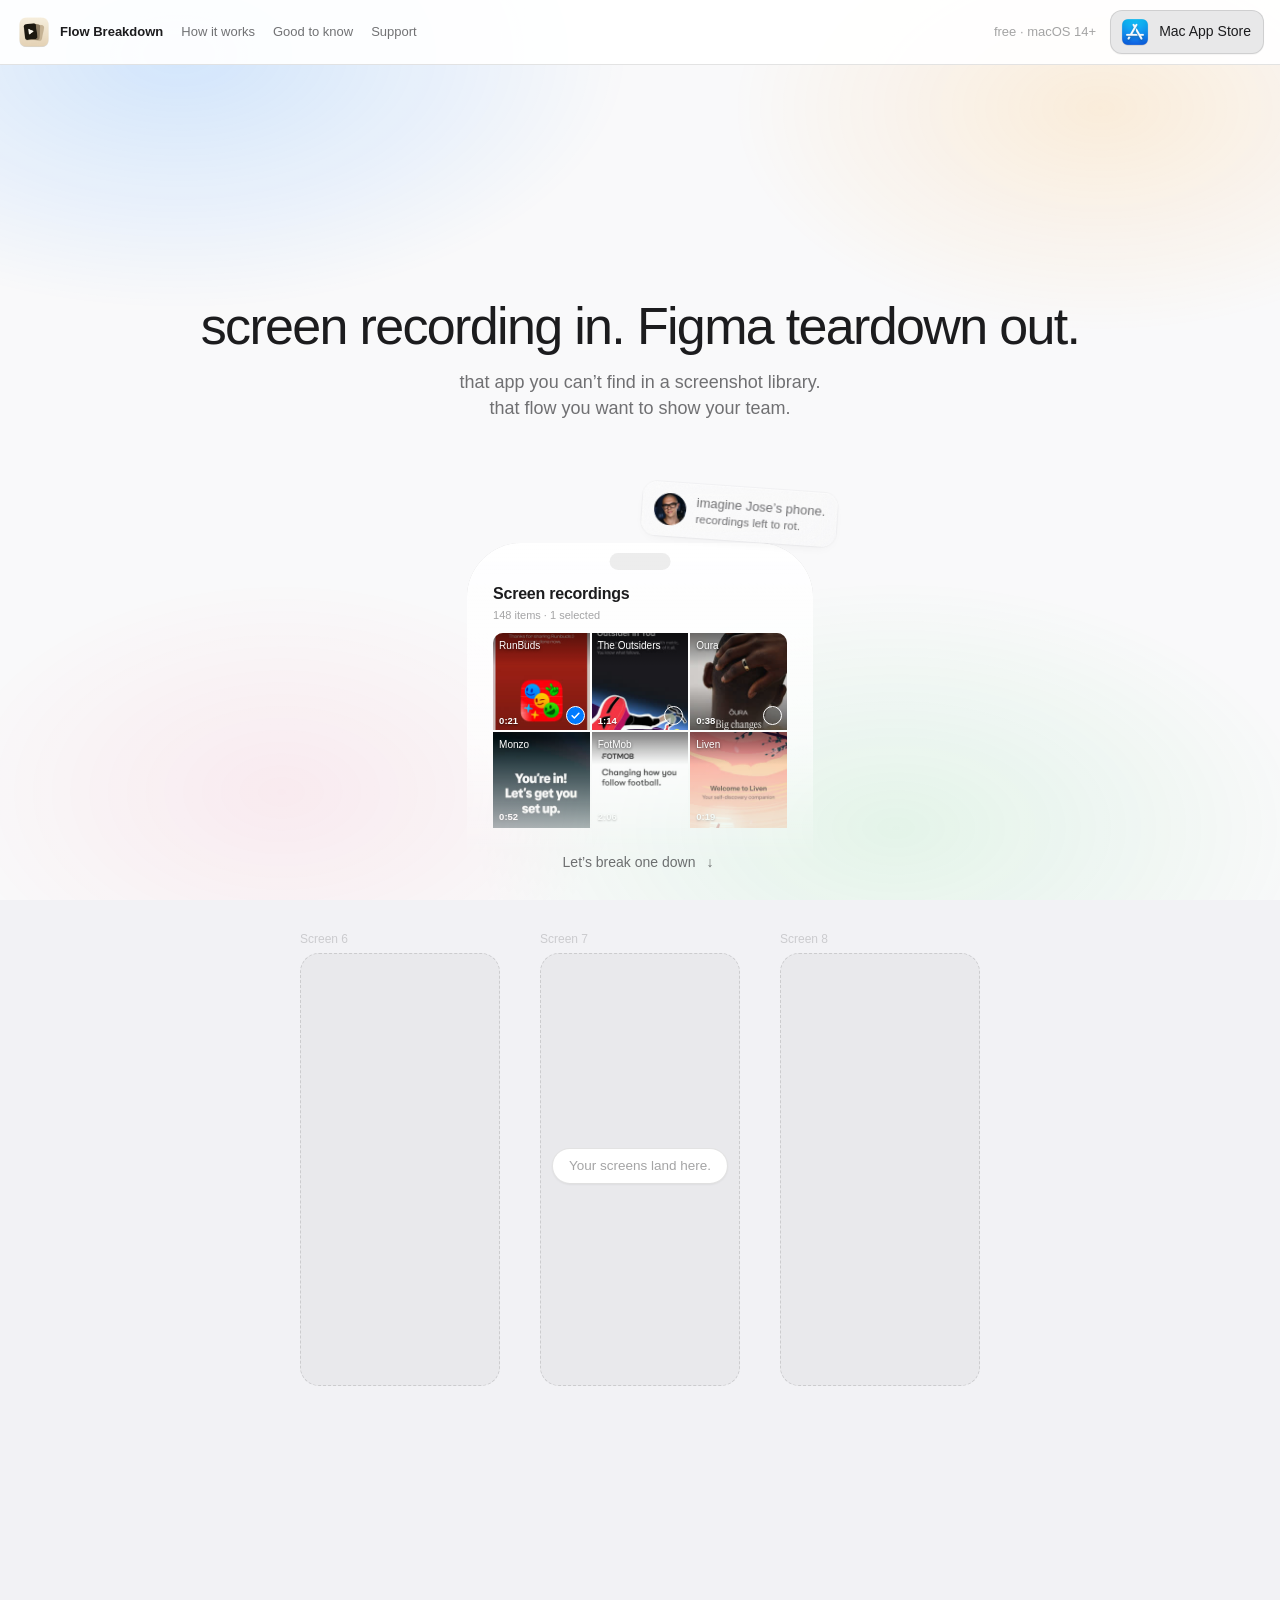
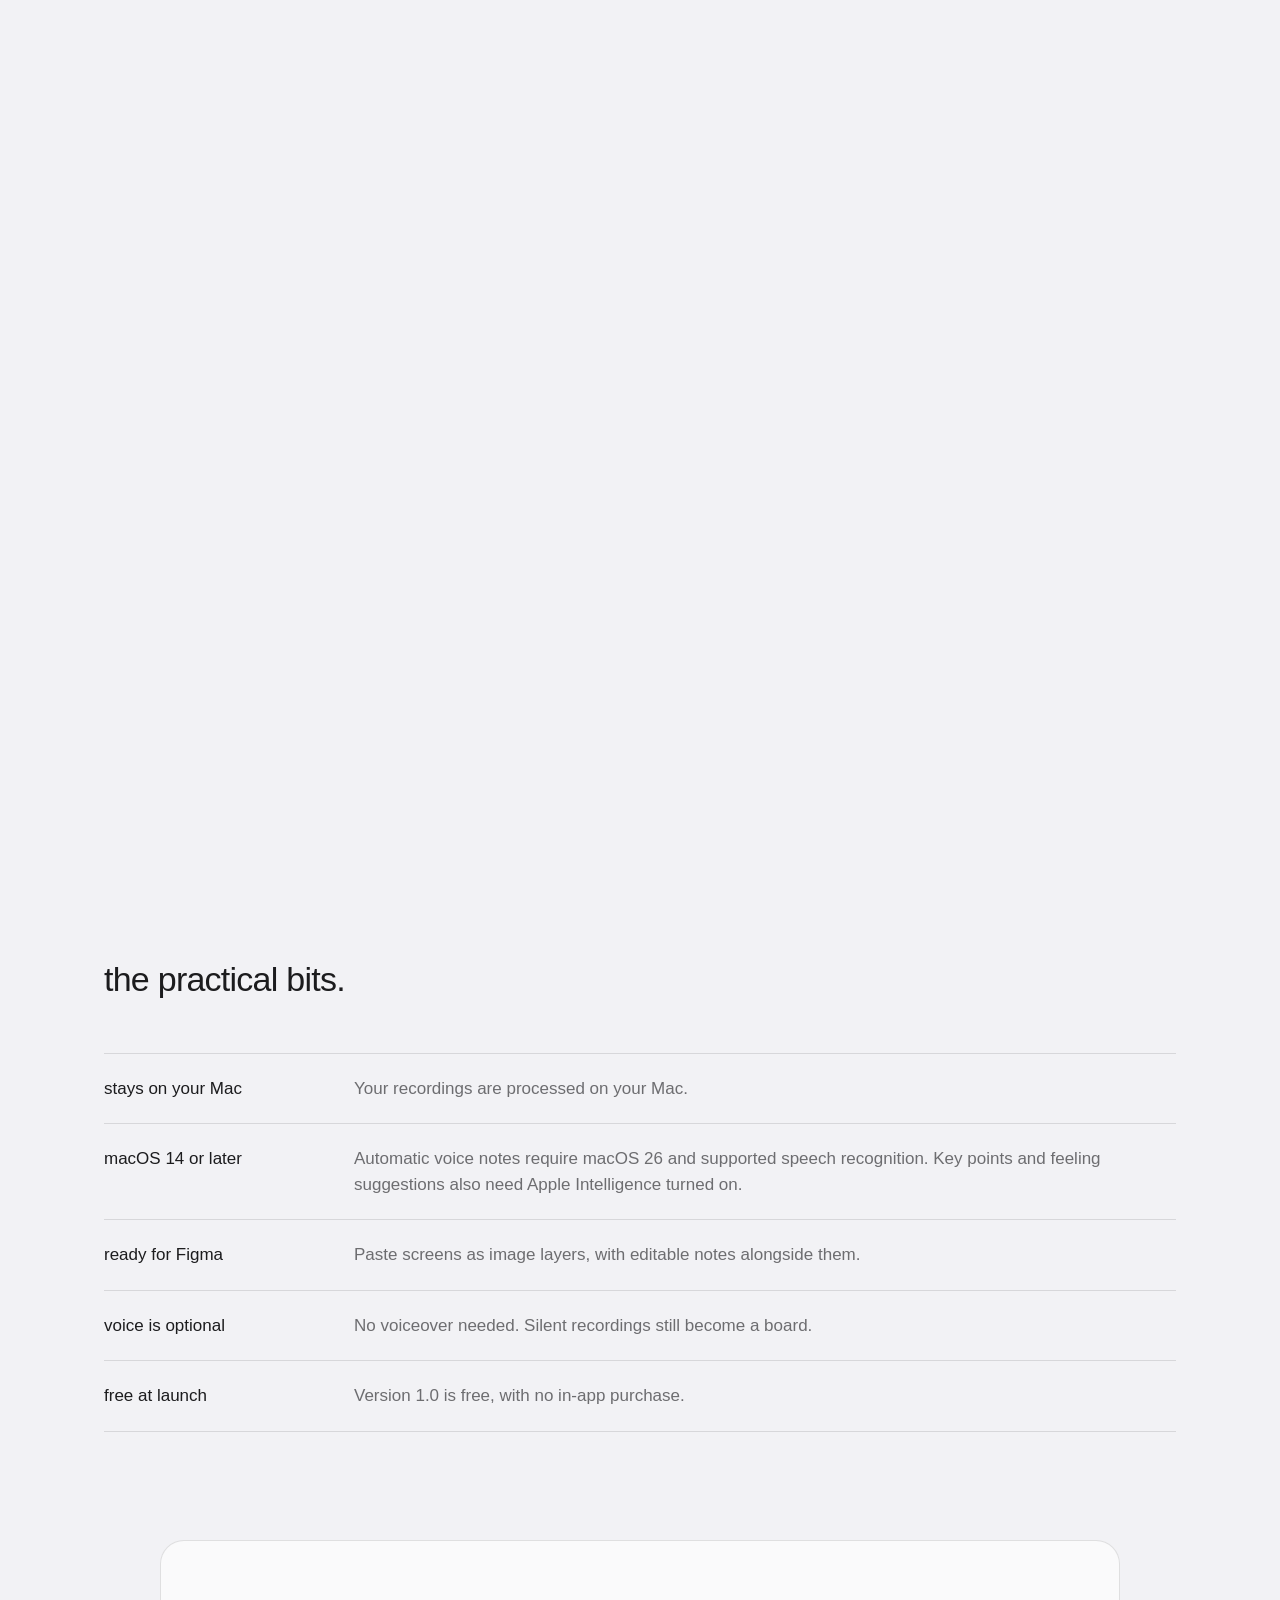
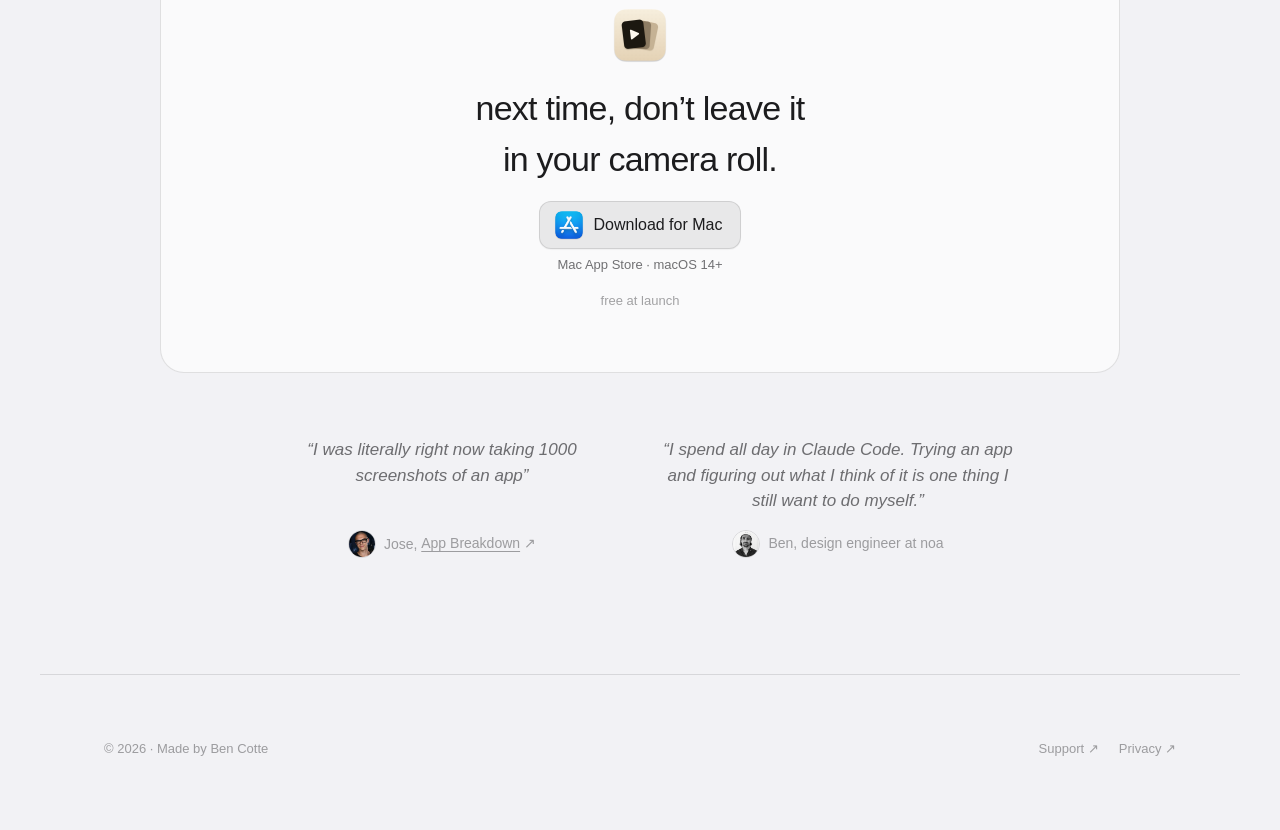
<file: index.html>
<!doctype html>
<html lang="en">
<head>
<meta charset="utf-8">
<meta name="viewport" content="width=device-width, initial-scale=1">
<title>Flow Breakdown — screen recording in. Figma teardown out.</title>
<meta name="description" content="Turn screen recordings into screens you can study, annotate, and share with your team in Figma. Talk while recording to add transcribed notes and an emotion map. A Mac app, free at launch.">
<meta name="theme-color" content="#F2F2F5">
<link rel="icon" href="assets/icon.png">
<link rel="stylesheet" href="styles.css?v=29a624ba8ccc">
</head>
<body>

<!-- The site nav as a Mac menu bar: honest, because it is a Mac app. -->
<header class="menubar">
  <nav class="menus">
    <a class="home" href="#top" aria-label="Flow Breakdown — back to top">
      <img class="mark" src="assets/icon.png" alt="" width="36" height="36">
      <span class="app">Flow Breakdown</span>
    </a>
    <a href="#zone">How it works</a>
    <a href="#get">Good to know</a>
    <a href="https://flowbreakdown.com/support.html">Support</a>
  </nav>
  <div class="status">
    <span class="req">free · macOS 14+</span>
    <a class="store-button" href="https://apps.apple.com/us/app/flow-breakdown/id6813535098" target="_blank" rel="noopener" data-download data-store-link aria-label="Mac App Store — download Flow Breakdown">
      <img class="store-icon" src="assets/app-store-icon.png" alt="" width="32" height="32">
      <span data-download-label>Mac App Store</span>
    </a>
  </div>
</header>

<main>

  <section class="hero">
    <div class="hero-opening">
      <div class="promise">
        <h1>screen recording in. Figma teardown out.</h1>
        <p class="hero-intro">that app you can’t find in a screenshot library.<br>that flow you want to show your team.</p>
      </div>

      <!-- Recording picker: all three choices feed the same scroll-driven extraction. -->
      <div class="zone" id="zone">
        <div class="pin" id="pin">
          <div class="extract" id="extract">

            <!-- The app's own onboarding bevel: EmptyStateView.bevel —
                 an oversized phone bevel cropped by the window. -->
            <div class="bevel" id="phone">
              <i class="island" aria-hidden="true"></i>
              <div class="library">
                <div class="libhdr">
                  <div>
                    <b>Screen recordings</b>
                    <span>148 items · 1 selected</span>
                  </div>
                </div>
                <div class="roll" id="roll">
                  <button class="cell pick" type="button" data-pick="0"
                          aria-pressed="true"
                          aria-label="Use the RunBuds recording">
                    <img src="assets/th_rb1.jpg" alt="" width="200" height="200"><span class="app-name">RunBuds</span>
                    <b>0:21</b>
                    <i class="mark" aria-hidden="true"></i>
                  </button>
                  <button class="cell pick" type="button" data-pick="1"
                          aria-pressed="false"
                          aria-label="Use the The Outsiders recording">
                    <img src="assets/th_outsiders.jpg" alt="" width="200" height="200"><span class="app-name">The Outsiders</span>
                    <b>1:14</b>
                    <i class="mark" aria-hidden="true"></i>
                  </button>
                  <button class="cell pick" type="button" data-pick="2"
                          aria-pressed="false"
                          aria-label="Use the Oura recording">
                    <img src="assets/th_oura.jpg" alt="" width="200" height="200"><span class="app-name">Oura</span>
                    <b>0:38</b>
                    <i class="mark" aria-hidden="true"></i>
                  </button>
                  <figure class="cell"><img src="assets/th_monzo.jpg" alt="" width="200" height="200"><span class="app-name">Monzo</span><b>0:52</b></figure>
                  <figure class="cell"><img src="assets/th_fotmob.jpg" alt="" width="200" height="200"><span class="app-name">FotMob</span><b>2:06</b></figure>
                  <figure class="cell"><img src="assets/th_liven.jpg" alt="" width="200" height="200"><span class="app-name">Liven</span><b>0:19</b></figure>
                </div>
              </div>
            </div>

            <aside class="whose" aria-label="Example camera roll">
              <div class="whose-body">
                <img src="assets/jose.jpg" alt="" width="32" height="32">
                <span class="whose-copy">
                  <b>imagine Jose’s phone.</b>
                  <span>recordings left to rot.</span>
                </span>
              </div>
            </aside>

            <button class="narrative-link" id="breakdown" type="button"><span class="narrative-label">Let’s break one down</span><span class="narrative-arrow" aria-hidden="true"><span class="narrative-arrow-wheel"><span class="narrative-arrow-face" style="--arrow-face:0">↓</span><span class="narrative-arrow-face" style="--arrow-face:1">↓</span><span class="narrative-arrow-face" style="--arrow-face:2">↓</span><span class="narrative-arrow-face" style="--arrow-face:3">↓</span><span class="narrative-arrow-face" style="--arrow-face:4">↓</span><span class="narrative-arrow-face" style="--arrow-face:5">↓</span><span class="narrative-arrow-face" style="--arrow-face:6">↓</span><span class="narrative-arrow-face" style="--arrow-face:7">↓</span><span class="narrative-arrow-face" style="--arrow-face:8">↓</span><span class="narrative-arrow-face" style="--arrow-face:9">↓</span><span class="narrative-arrow-face" style="--arrow-face:10">↓</span><span class="narrative-arrow-face" style="--arrow-face:11">↓</span></span></span></button>
          </div>
        </div>
      </div>
    </div>

    <!-- The story: the stage pins while scroll drives the beats — voice, feelings,
         canvas, copy-to-figma. Every overlay is opacity:0 in CSS, so the no-JS
         page (and reduced motion) is simply the clean finished board. -->
    <div class="storyzone" id="storyzone">
      <div class="stage" id="stage">
        <div class="glass" id="glass" aria-hidden="true"></div>

        <!-- The end state, in HTML. JS rewinds it to the phone and plays forward. -->
        <div class="board" id="board">
            <svg class="lane" id="lane" aria-hidden="true"><path id="lanePath"></path></svg>
            <p class="waiting" id="waiting" aria-hidden="true">Your screens land here.</p>
            <ol class="flow" id="flow">
              <li class="slot">
                <span class="chip kept" style="--offset:0"><svg class="face" viewBox="0 0 20 20" aria-hidden="true"><circle cx="10" cy="10" r="10" fill="#34C759" fill-opacity="0.16"/><path d="M6 11.2L14 11.2Q14 15.6 10 15.6Q6 15.6 6 11.2Z" fill="var(--delighted)"/><path d="M5.2 8.8Q6.7 6.6 8.2 8.8M11.8 8.8Q13.3 6.6 14.8 8.8" fill="none" stroke="var(--delighted)" stroke-width="1.3" stroke-linecap="round" stroke-linejoin="round"/></svg>Delighted</span>
                <span class="label">Screen 6</span>
                <div class="cardbox">
                  <div class="ghost" aria-hidden="true"></div>
                  <div class="card" data-rot="-6.2" data-dx="-9" data-dy="5">
                    <img src="assets/card1.jpg" srcset="assets/card1.jpg 1x, assets/card1@2x.jpg 2x" alt="RunBuds — Screen 6" width="400" height="866">
                  </div>
                </div>
                <p class="note"><b>Voice · 0:12</b><span>“Oh, nice. That’s pretty cool.”</span></p>
              </li>
              <li class="slot">
                <span class="chip sug" style="--offset:12"><svg class="face" viewBox="0 0 20 20" aria-hidden="true"><circle cx="10" cy="10" r="10" fill="#FFCC00" fill-opacity="0.16"/><ellipse cx="7.6" cy="9.2" rx="1.1" ry="1.35" fill="var(--confused)"/><ellipse cx="12.4" cy="9.2" rx="1.1" ry="1.35" fill="var(--confused)"/><path d="M11.2 6.1L14.6 5.1M6.6 14Q8.4 12.4 10 13.4Q11.6 14.4 13.4 12.8" fill="none" stroke="var(--confused)" stroke-width="1.3" stroke-linecap="round" stroke-linejoin="round"/></svg>Confused</span>
                <span class="label">Screen 7</span>
                <div class="cardbox">
                  <div class="ghost" aria-hidden="true"></div>
                  <div class="card" data-rot="5.1" data-dx="7" data-dy="-6">
                    <img src="assets/card2.jpg" srcset="assets/card2.jpg 1x, assets/card2@2x.jpg 2x" alt="RunBuds — Screen 7" width="400" height="866">
                  </div>
                </div>
                <p class="note"><b>Voice · 0:15</b><span>“I’m not sure what this is about.”</span></p>
              </li>
              <li class="slot">
                <span class="chip kept" style="--offset:8"><svg class="face" viewBox="0 0 20 20" aria-hidden="true"><circle cx="10" cy="10" r="10" fill="#AEAEB2" fill-opacity="0.16"/><ellipse cx="7.6" cy="8.8" rx="1.1" ry="1.35" fill="var(--meh)"/><ellipse cx="12.4" cy="8.8" rx="1.1" ry="1.35" fill="var(--meh)"/><path d="M6.8 13.4L13.2 13.4" fill="none" stroke="var(--meh)" stroke-width="1.3" stroke-linecap="round" stroke-linejoin="round"/></svg>Meh</span>
                <span class="label">Screen 8</span>
                <div class="cardbox">
                  <div class="ghost" aria-hidden="true"></div>
                  <div class="card" data-rot="-2.8" data-dx="2" data-dy="8">
                    <img src="assets/card3.jpg" srcset="assets/card3.jpg 1x, assets/card3@2x.jpg 2x" alt="RunBuds — Screen 8" width="400" height="866">
                  </div>
                </div>
                <p class="note"><b>Voice · 0:17</b><span>“Okay, last step.”</span></p>
              </li>
            </ol>
          </div>

        <!-- beat 2 · voice -->
        <div class="focus" id="focus" aria-hidden="true">
          <b id="focusTime">Voice · 0:15</b>
          <q id="focusQuote">I’m not sure what this is about.</q>
          <svg class="wave" viewBox="0 0 216 32" aria-hidden="true"></svg>
        </div>

        <!-- beat 4 · annotations -->
        <i class="ring" id="ring" aria-hidden="true"></i>
        <svg class="arrow" id="arrow" viewBox="0 0 130 90" aria-hidden="true">
          <path d="M118 8 C 92 30, 50 34, 18 62 M30 52 L14 66 L34 70"
                fill="none" stroke-linecap="round" stroke-linejoin="round"/>
        </svg>
        <span class="scribble" id="scribble" aria-hidden="true">second confirm?</span>

        <!-- beat 5 · everything selected -->
        <div class="marquee" id="marquee" aria-hidden="true"><i></i><i></i><i></i><i></i></div>

        <div class="storyfoot">
          <p class="cap scap" data-beat="0">drop in a recording. get the flow, screen by screen.</p>
          <p class="cap scap" data-beat="1">your words, next to the right screen.</p>
          <p class="cap scap" data-beat="2">your reactions, mapped across the flow.</p>
          <p class="cap scap" data-beat="3">move things around. circle something. leave a thought.</p>
          <p class="cap scap" data-beat="4"><span class="copy-caption-desktop">one board to talk through with your team.</span><span class="copy-caption-mobile">now your turn.<br>get Flow Breakdown for Mac.</span></p>
          <button class="narrative-link story-next" id="story-next" type="button" hidden><span class="narrative-label" id="story-next-label">Talked while recording?</span><span class="narrative-arrow" aria-hidden="true"><span class="narrative-arrow-wheel"><span class="narrative-arrow-face" style="--arrow-face:0">↓</span><span class="narrative-arrow-face" style="--arrow-face:1">↓</span><span class="narrative-arrow-face" style="--arrow-face:2">↓</span><span class="narrative-arrow-face" style="--arrow-face:3">↓</span><span class="narrative-arrow-face" style="--arrow-face:4">↓</span><span class="narrative-arrow-face" style="--arrow-face:5">↓</span><span class="narrative-arrow-face" style="--arrow-face:6">↓</span><span class="narrative-arrow-face" style="--arrow-face:7">↓</span><span class="narrative-arrow-face" style="--arrow-face:8">↓</span><span class="narrative-arrow-face" style="--arrow-face:9">↓</span><span class="narrative-arrow-face" style="--arrow-face:10">↓</span><span class="narrative-arrow-face" style="--arrow-face:11">↓</span></span></span></button>
          <a class="store-button ctafig" id="ctafig" href="#download"><img class="store-icon" src="assets/figma-icon.png" alt="" width="34" height="34"><span id="ctalabel">Copy this example to Figma</span></a>
          <p class="cap copy-feedback" id="copy-feedback" role="status" hidden></p>
          <section class="post-copy" id="post-copy" aria-labelledby="your-turn" hidden>
            <p class="copy-confirmation" id="copy-confirmation" role="status"></p>
            <h2 id="your-turn" tabindex="-1">now your turn.</h2>
            <p class="your-recording">try it with your own recording.</p>
            <a class="store-button download-cta" href="https://apps.apple.com/us/app/flow-breakdown/id6813535098" target="_blank" rel="noopener" data-download aria-label="Download for Mac — get Flow Breakdown on the Mac App Store">
              <img class="store-icon" src="assets/app-store-icon.png" alt="" width="30" height="30">
              <span data-download-label>Download for Mac</span>
            </a>
          </section>
          <div class="mates" aria-hidden="true">
            <span class="mate m1"><span class="p"><svg viewBox="0 0 14 16"><path d="M1 1l4.2 13 2.1-5.6L13 6.3Z"/></svg><i>Mia</i></span></span>
            <span class="mate m2"><span class="p"><svg viewBox="0 0 14 16"><path d="M1 1l4.2 13 2.1-5.6L13 6.3Z"/></svg><i>Sam</i></span></span>
            <span class="mate m3"><span class="p"><svg viewBox="0 0 14 16"><path d="M1 1l4.2 13 2.1-5.6L13 6.3Z"/></svg><i>Leo</i></span></span>
          </div>
        </div>
      </div>
    </div>
  </section>

  <section class="band" id="get">
    <h2>the practical bits.</h2>
    <dl class="details">
      <div><dt>stays on your Mac</dt><dd>Your recordings are processed on your Mac.</dd></div>
      <div><dt>macOS 14 or later</dt><dd>Automatic voice notes require macOS 26 and supported speech recognition. Key points and feeling suggestions also need Apple Intelligence turned on.</dd></div>
      <div><dt>ready for Figma</dt><dd>Paste screens as image layers, with editable notes alongside them.</dd></div>
      <div><dt>voice is optional</dt><dd>No voiceover needed. Silent recordings still become a board.</dd></div>
      <div><dt>free at launch</dt><dd>Version 1.0 is free, with no in-app purchase.</dd></div>
    </dl>
  </section>

  <section class="band close" id="download">
    <div class="cta">
      <img src="assets/icon.png" alt="" width="64" height="64">
      <h2>next time, don’t leave it<br>in your camera roll.</h2>
      <div class="store-download">
        <a class="store-button download-cta" href="https://apps.apple.com/us/app/flow-breakdown/id6813535098" target="_blank" rel="noopener" data-download aria-label="Download for Mac — get Flow Breakdown on the Mac App Store">
          <img class="store-icon" src="assets/app-store-icon.png" alt="" width="34" height="34">
          <span data-download-label>Download for Mac</span>
        </a>
        <p class="store-note">Mac App Store · macOS 14+</p>
      </div>
      <p class="fine">free at launch</p>
    </div>
    <div class="testimonials">
      <figure class="makernote">
        <blockquote>“I was literally right now taking 1000 screenshots of an app”</blockquote>
        <figcaption><img class="quote-avatar" src="assets/jose.jpg" alt="" width="28" height="28" loading="lazy"><span>Jose, <a class="quote-source" href="https://www.youtube.com/@appbreakdownshow" rel="noopener"><span>App Breakdown</span><span aria-hidden="true">↗</span></a></span></figcaption>
      </figure>
      <figure class="makernote">
        <blockquote>“I spend all day in Claude Code. Trying an app and figuring out what I think of it is one thing I still want to do myself.”</blockquote>
        <figcaption><img class="quote-avatar" src="assets/ben-x.jpg" alt="" width="28" height="28" loading="lazy"><span>Ben, design engineer at noa</span></figcaption>
      </figure>
    </div>
  </section>

</main>

<footer>
  <span>© 2026 · Made by Ben Cotte</span>
  <nav>
    <a href="https://flowbreakdown.com/support.html">Support ↗</a>
    <a href="https://flowbreakdown.com/privacy.html">Privacy ↗</a>
  </nav>
</footer>

<dialog class="download-dialog" id="download-dialog" aria-labelledby="download-title" aria-describedby="download-description">
  <div class="download-bar">
    <span>Get Flow Breakdown</span>
    <button type="button" class="download-close" aria-label="Close download dialog" autofocus>×</button>
  </div>
  <div class="download-body">
    <img src="assets/icon.png" alt="" width="48" height="48">
    <h2 id="download-title">Get Flow Breakdown</h2>
    <p id="download-description">It’s a Mac app. Email yourself a link for when you’re back at your desk.</p>
    <form id="download-email-form">
      <label for="download-email">Your email</label>
      <input id="download-email" name="email" type="email" placeholder="you@example.com" autocomplete="email" autocapitalize="off" spellcheck="false" required>
      <button class="btn" type="submit" id="download-send">Open email draft</button>
      <p class="download-help" id="download-help">Opens your email app with the link ready to send to yourself.</p>
    </form>
    <p class="download-feedback" id="download-feedback" role="status" aria-live="polite"></p>
  </div>
</dialog>
<script src="download.js?v=69bfe31e4a14"></script>
<script src="app.js?v=734c7c90749e"></script>
</body>
</html>
</file>
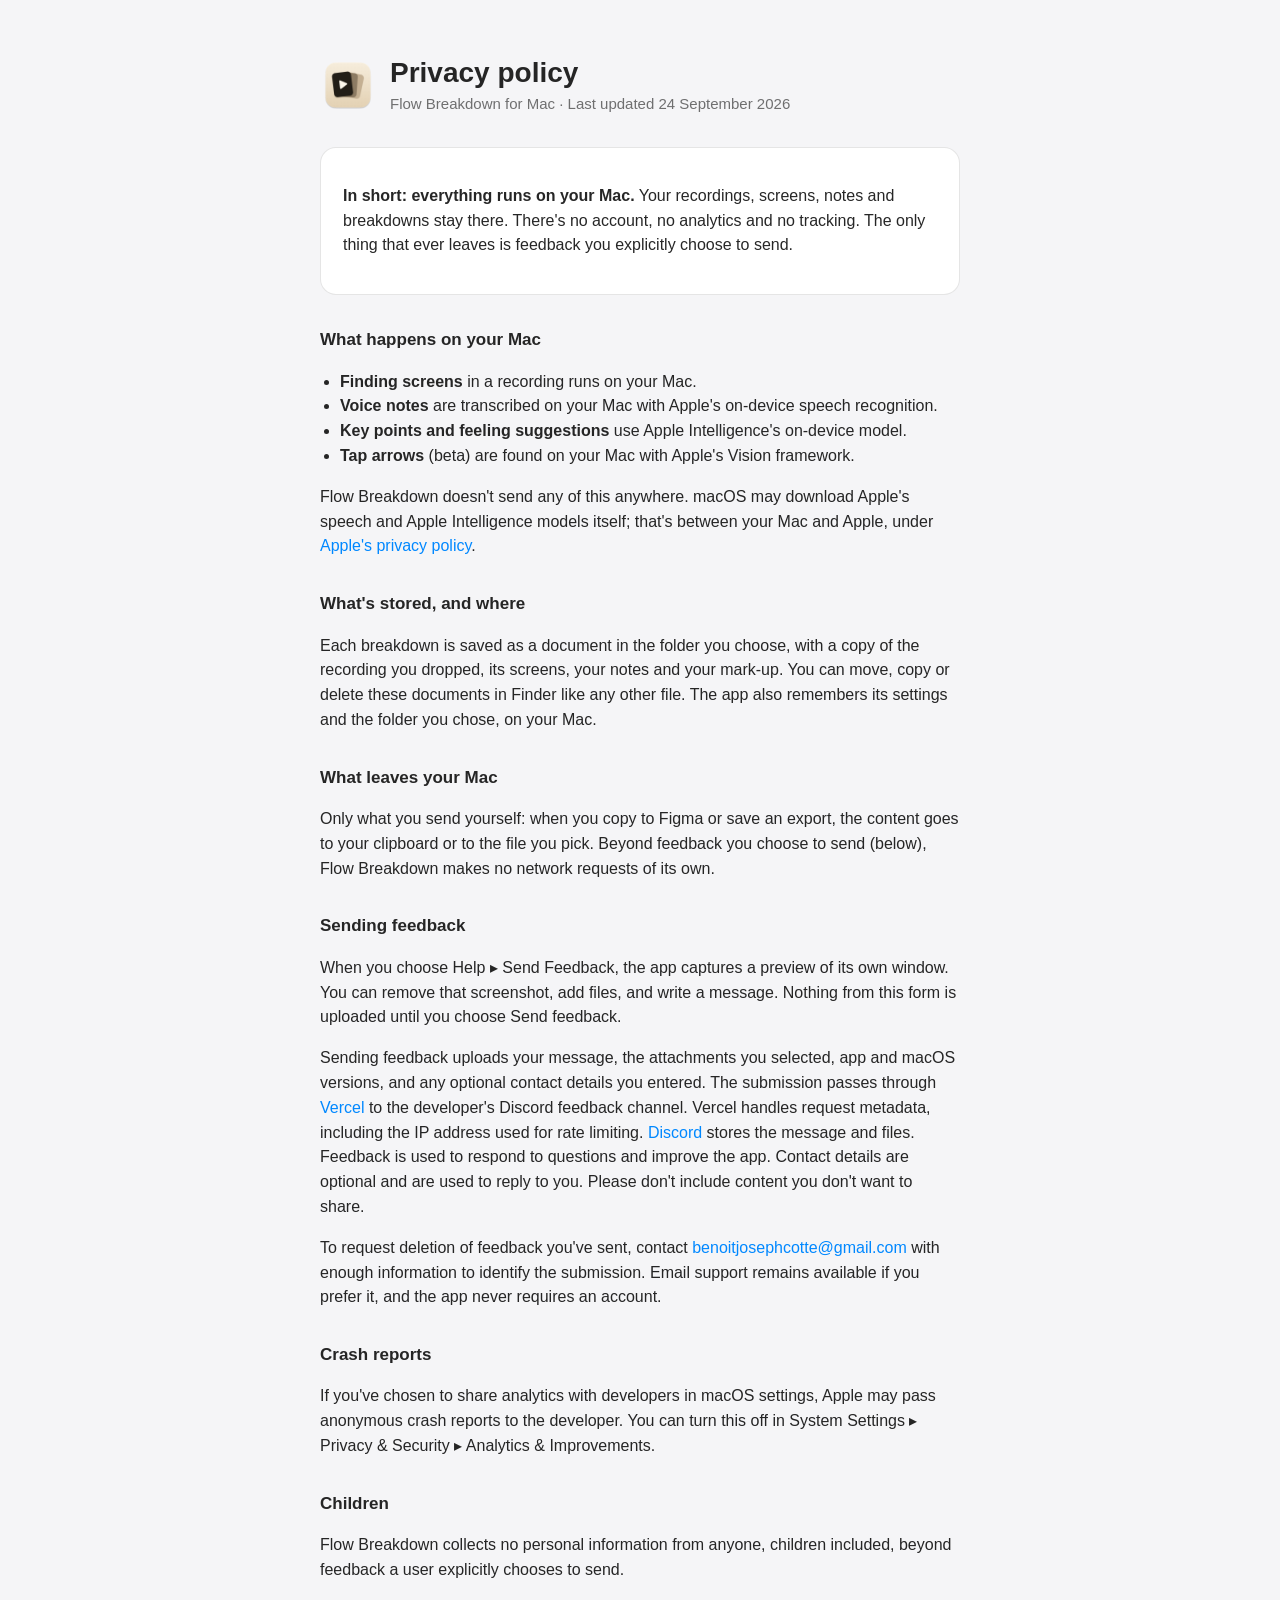
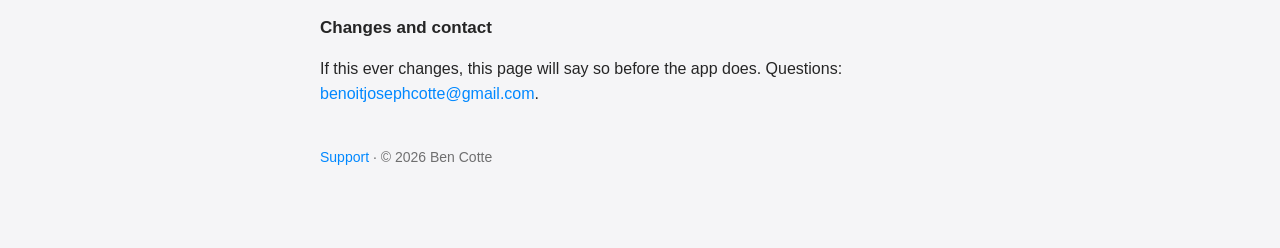
<file: privacy.html>
<!doctype html>
<html lang="en">
<head>
  <meta charset="utf-8">
  <meta name="viewport" content="width=device-width, initial-scale=1">
  <title>Flow Breakdown — Privacy Policy</title>
  <link rel="icon" href="icon.png">
  <link rel="stylesheet" href="style.css">
</head>
<body>
<main>
  <header>
    <img src="icon.png" alt="">
    <div>
      <h1>Privacy policy</h1>
      <p class="sub">Flow Breakdown for Mac · Last updated 24 September 2026</p>
    </div>
  </header>

  <div class="card">
    <p><strong>In short: everything runs on your Mac.</strong> Your recordings, screens, notes and breakdowns stay there. There's no account, no analytics and no tracking. The only thing that ever leaves is feedback you explicitly choose to send.</p>
  </div>

  <h2>What happens on your Mac</h2>
  <ul>
    <li><strong>Finding screens</strong> in a recording runs on your Mac.</li>
    <li><strong>Voice notes</strong> are transcribed on your Mac with Apple's on-device speech recognition.</li>
    <li><strong>Key points and feeling suggestions</strong> use Apple Intelligence's on-device model.</li>
    <li><strong>Tap arrows</strong> (beta) are found on your Mac with Apple's Vision framework.</li>
  </ul>
  <p>Flow Breakdown doesn't send any of this anywhere. macOS may download Apple's speech and Apple Intelligence models itself; that's between your Mac and Apple, under <a href="https://www.apple.com/legal/privacy/">Apple's privacy policy</a>.</p>

  <h2>What's stored, and where</h2>
  <p>Each breakdown is saved as a document in the folder you choose, with a copy of the recording you dropped, its screens, your notes and your mark-up. You can move, copy or delete these documents in Finder like any other file. The app also remembers its settings and the folder you chose, on your Mac.</p>

  <h2>What leaves your Mac</h2>
  <p>Only what you send yourself: when you copy to Figma or save an export, the content goes to your clipboard or to the file you pick. Beyond feedback you choose to send (below), Flow Breakdown makes no network requests of its own.</p>

  <h2>Sending feedback</h2>
  <p>When you choose Help ▸ Send Feedback, the app captures a preview of its own window. You can remove that screenshot, add files, and write a message. Nothing from this form is uploaded until you choose Send feedback.</p>
  <p>Sending feedback uploads your message, the attachments you selected, app and macOS versions, and any optional contact details you entered. The submission passes through <a href="https://vercel.com/legal/privacy-policy">Vercel</a> to the developer's Discord feedback channel. Vercel handles request metadata, including the IP address used for rate limiting. <a href="https://discord.com/privacy">Discord</a> stores the message and files. Feedback is used to respond to questions and improve the app. Contact details are optional and are used to reply to you. Please don't include content you don't want to share.</p>
  <p>To request deletion of feedback you've sent, contact <a href="mailto:benoitjosephcotte@gmail.com?subject=Flow%20Breakdown%20feedback%20deletion">benoitjosephcotte@gmail.com</a> with enough information to identify the submission. Email support remains available if you prefer it, and the app never requires an account.</p>

  <h2>Crash reports</h2>
  <p>If you've chosen to share analytics with developers in macOS settings, Apple may pass anonymous crash reports to the developer. You can turn this off in System Settings ▸ Privacy &amp; Security ▸ Analytics &amp; Improvements.</p>

  <h2>Children</h2>
  <p>Flow Breakdown collects no personal information from anyone, children included, beyond feedback a user explicitly chooses to send.</p>

  <h2>Changes and contact</h2>
  <p>If this ever changes, this page will say so before the app does. Questions: <a href="mailto:benoitjosephcotte@gmail.com?subject=Flow%20Breakdown%20privacy">benoitjosephcotte@gmail.com</a>.</p>

  <footer>
    <a href="support.html">Support</a> · © 2026 Ben Cotte
  </footer>
</main>
</body>
</html>
</file>
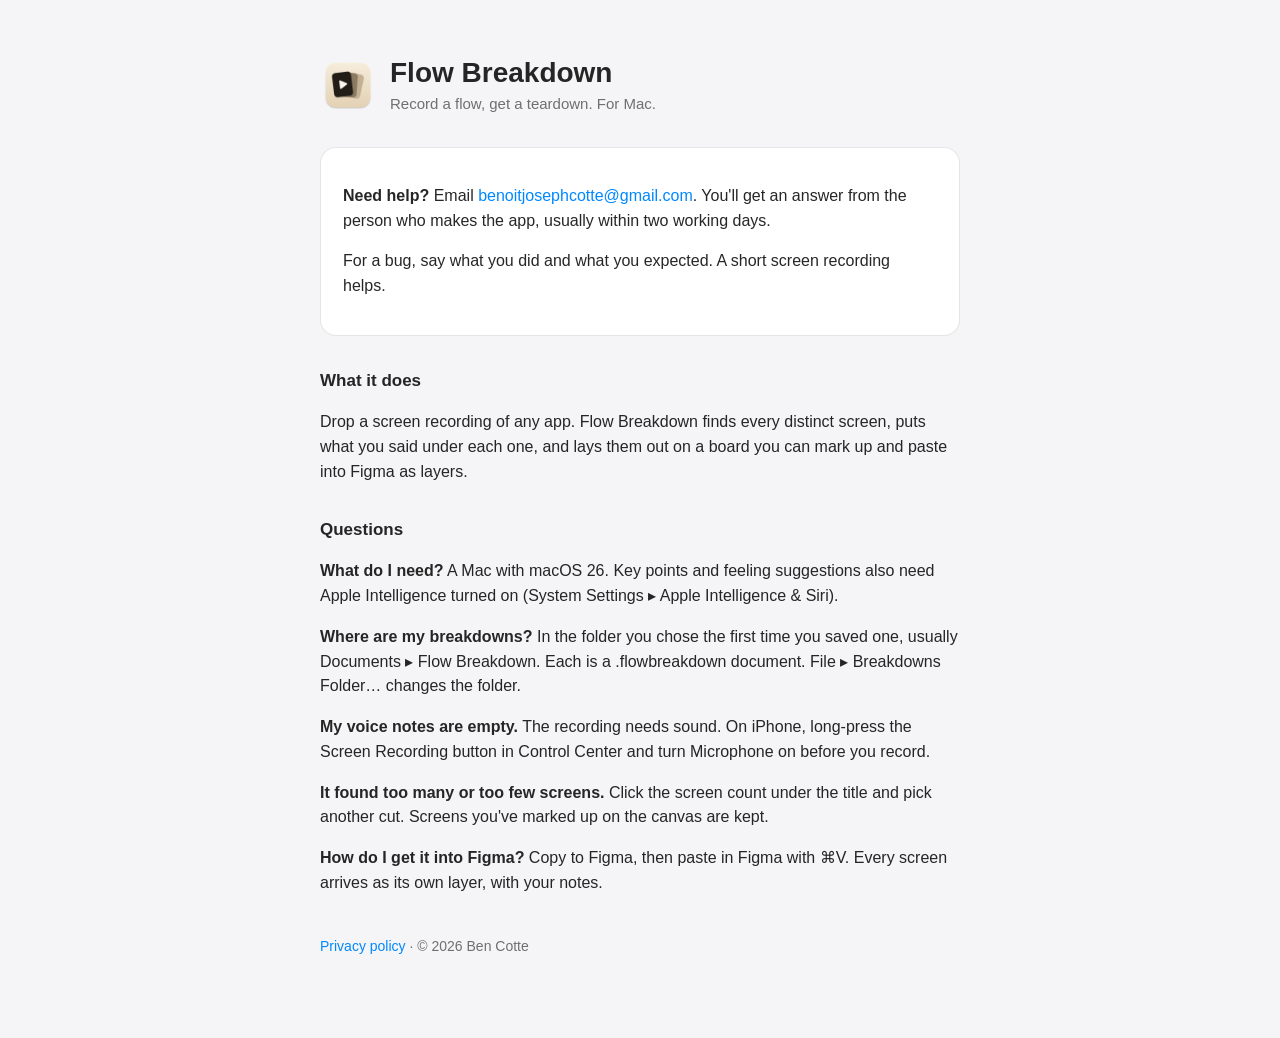
<file: support.html>
<!doctype html>
<html lang="en">
<head>
  <meta charset="utf-8">
  <meta name="viewport" content="width=device-width, initial-scale=1">
  <title>Flow Breakdown — Support</title>
  <meta name="description" content="Support for Flow Breakdown for Mac: turn a screen recording into a Figma-ready teardown.">
  <link rel="icon" href="icon.png">
  <link rel="stylesheet" href="style.css">
</head>
<body>
<main>
  <header>
    <img src="icon.png" alt="">
    <div>
      <h1>Flow Breakdown</h1>
      <p class="sub">Record a flow, get a teardown. For Mac.</p>
    </div>
  </header>

  <div class="card">
    <p><strong>Need help?</strong> Email <a href="mailto:benoitjosephcotte@gmail.com?subject=Flow%20Breakdown">benoitjosephcotte@gmail.com</a>. You'll get an answer from the person who makes the app, usually within two working days.</p>
    <p>For a bug, say what you did and what you expected. A short screen recording helps.</p>
  </div>

  <h2>What it does</h2>
  <p>Drop a screen recording of any app. Flow Breakdown finds every distinct screen, puts what you said under each one, and lays them out on a board you can mark up and paste into Figma as layers.</p>

  <h2>Questions</h2>
  <p><strong>What do I need?</strong> A Mac with macOS 26. Key points and feeling suggestions also need Apple Intelligence turned on (System Settings ▸ Apple Intelligence &amp; Siri).</p>
  <p><strong>Where are my breakdowns?</strong> In the folder you chose the first time you saved one, usually Documents ▸ Flow Breakdown. Each is a .flowbreakdown document. File ▸ Breakdowns Folder… changes the folder.</p>
  <p><strong>My voice notes are empty.</strong> The recording needs sound. On iPhone, long-press the Screen Recording button in Control Center and turn Microphone on before you record.</p>
  <p><strong>It found too many or too few screens.</strong> Click the screen count under the title and pick another cut. Screens you've marked up on the canvas are kept.</p>
  <p><strong>How do I get it into Figma?</strong> Copy to Figma, then paste in Figma with ⌘V. Every screen arrives as its own layer, with your notes.</p>

  <footer>
    <a href="privacy.html">Privacy policy</a> · © 2026 Ben Cotte
  </footer>
</main>
</body>
</html>
</file>
<file: styles.css>
/* Flow Breakdown — landing v2
   Tokens are the app's own Glass kit values. Keep them in sync with
   macos/Sources/FlowBreakdown/Model/CanvasTypes.swift and the Figma kit. */

:root{
  --canvas:#F2F2F5;
  --surface:#FFFFFF;
  --ink:#1C1C1E;
  --ink-2:rgba(28,28,30,.62);
  --ink-3:rgba(28,28,30,.40);
  --line:rgba(28,28,30,.12);
  --dot:rgba(28,28,30,.16);          /* canvas/dot */
  --accent:#007AFF;                  /* accent/default */
  --lane:#8E8E93;                    /* Feelings.laneLineColor */
  --delighted:#34C759;
  --confused:#A8820A;                /* Feelings.meta ink, darkened for 20pt legibility */
  --meh:#7C7C80;
  --warn:#FF9500;
  --card-shadow:0 8px 22px rgba(0,0,0,.12);   /* SwiftUI radius:11 is a sigma; CSS blur ≈ 2× */
  --sans:-apple-system,"SF Pro Text","SF Pro Display","Helvetica Neue",Helvetica,Arial,sans-serif;
  --mono:ui-monospace,"SF Mono",Menlo,monospace;
  --round:ui-rounded,"SF Pro Rounded","SF Compact Rounded",var(--sans);

  --header-height:65px;
  --story-header-gap:clamp(24px,4svh,40px);
  --story-min-top:calc(var(--header-height) + var(--story-header-gap) + 24px);
  --story-footer-height:200px;
  --card-max:200px;          /* Figma: 200 × 433 */
  --card-ratio:2.165;        /* 433/200 — the ratio every card asset is cut to */
  /* Keep the canvas's 24px overhang clear of the menu, then fit the assets.
     114px covers labels/notes; the footer includes the complete copy follow-up. */
  --card-w:clamp(104px,calc((100svh - var(--story-min-top) - 114px - var(--story-footer-height) - 18px) / var(--card-ratio)),var(--card-max));
  --card-h:calc(var(--card-w) * var(--card-ratio));
  --gap:40px;
  --pad:clamp(20px,5vw,120px);
  --milk:rgba(255,255,255,.5);       /* the frost sheet's own body */
}

@media (prefers-color-scheme:dark){
  :root:not([data-theme="light"]){
    --canvas:#161618; --surface:#212124; --ink:#F2F2F5;
    --ink-2:rgba(242,242,245,.62); --ink-3:rgba(242,242,245,.38);
    --line:rgba(242,242,245,.14); --dot:rgba(242,242,245,.14);
    --accent:#0A84FF; --lane:#98989E; --confused:#E0B341; --meh:#9B9BA0;
    --card-shadow:0 10px 26px rgba(0,0,0,.5);
    --milk:rgba(20,20,23,.55);
  }
}
:root[data-theme="dark"]{
  --canvas:#161618; --surface:#212124; --ink:#F2F2F5;
  --ink-2:rgba(242,242,245,.62); --ink-3:rgba(242,242,245,.38);
  --line:rgba(242,242,245,.14); --dot:rgba(242,242,245,.14);
  --accent:#0A84FF; --lane:#98989E; --confused:#E0B341; --meh:#9B9BA0;
  --card-shadow:0 10px 26px rgba(0,0,0,.5);
  --milk:rgba(20,20,23,.55);
}

*{box-sizing:border-box;margin:0;padding:0}
html{scroll-behavior:smooth}
html,body{overflow-x:clip}   /* the screen strip runs past the viewport */

/* Soft colour and a milk tint form a static background. A viewport-sized live
   backdrop blur forced the browser to recompose it alongside every scroll frame.
   Keep real backdrop blur local to the menu and small credit card. */
body{
  isolation:isolate;
  background:var(--canvas);
  color:var(--ink);
  font-family:var(--sans);
  -webkit-font-smoothing:antialiased;
  line-height:1.5;
}
body::before{
  content:"";position:fixed;inset:0;z-index:-1;pointer-events:none;
  background:
    linear-gradient(var(--milk),var(--milk)),
    radial-gradient(52% 42% at 14% 6%,  rgba(0,122,255,.32), transparent 68%),
    radial-gradient(44% 38% at 86% 12%, rgba(255,149,0,.26), transparent 66%),
    radial-gradient(50% 42% at 70% 92%, rgba(52,199,89,.22), transparent 66%),
    radial-gradient(40% 36% at 22% 88%, rgba(255,45,85,.14), transparent 66%);
}
img{max-width:100%;display:block}
a{color:inherit}
button,a{touch-action:manipulation}
:focus-visible{outline:2px solid var(--accent);outline-offset:3px;border-radius:4px}
[id]{scroll-margin-top:76px}   /* anchors clear the sticky menu bar */

/* ── menu bar ───────────────────────────────── */
.menubar{
  position:sticky;top:0;z-index:60;
  display:flex;align-items:center;justify-content:space-between;gap:16px;
  min-height:var(--header-height);padding:10px 16px;
  /* NO backdrop-filter here, deliberately. A live backdrop filter forces this
     sticky bar to re-rasterise every scrolled frame; captured frame-by-frame,
     a right-hand TILE of the bar repeatedly failed to raster in time and was
     presented empty — the status text and the store button vanished and the
     pale page showed through for one frame. That is the white flash. Layer
     promotion does not help: the dropout is per-tile inside the layer, not the
     layer itself. A static background has nothing to re-sample and cannot drop
     a tile. Raised to 92% so the bar still reads as a surface without the blur. */
  background:color-mix(in srgb,var(--surface) 92%,transparent);
  transform:translateZ(0);
  border-bottom:1px solid var(--line);
  font-size:13px;
}
.menus{display:flex;align-items:center;gap:18px;min-width:0}
/* The mark and the wordmark are the way back to the top — the convention every
   site has, and it reads as the app's menu title, which is the bar's whole idea.
   href="#top" with no matching element is the spec's "scroll to the beginning of
   the document", so this works with JS off; `scroll-behavior` is already reset to
   auto under prefers-reduced-motion, so it does not animate for those who opted out. */
.menus .home{display:inline-flex;align-items:center;gap:18px;
  color:inherit;text-decoration:none;border-radius:8px}
.menus .mark{width:36px;height:36px;max-width:none;object-fit:contain;flex:none;margin-right:-10px}
.menus .app{font-weight:600;white-space:nowrap}
.menus a{color:var(--ink-2);text-decoration:none}
.status{display:flex;align-items:center;gap:14px;white-space:nowrap}
.status .req{color:var(--ink-3)}
.store-button{display:inline-flex;align-items:center;justify-content:center;gap:8px;
  min-height:44px;padding:5px 12px 5px 8px;flex:none;white-space:nowrap;
  border:1px solid var(--line);border-radius:12px;text-decoration:none;
  background:color-mix(in srgb,var(--ink) 10%,var(--surface));color:var(--ink);
  font:inherit;font-size:14px;font-weight:500;line-height:1.25;cursor:pointer;
  box-shadow:0 1px 1px rgba(0,0,0,.04)}
.store-button .store-icon{width:32px;height:32px;max-width:none;flex:none}
.store-button:active{background:color-mix(in srgb,var(--ink) 18%,var(--surface));transform:scale(.98)}
@media (hover:hover) and (pointer:fine){
  .store-button:hover{background:color-mix(in srgb,var(--ink) 15%,var(--surface));border-color:color-mix(in srgb,var(--ink) 22%,transparent)}
}
@media (prefers-reduced-motion:no-preference){
  .store-button{transition:background-color .16s ease,border-color .16s ease,transform .16s ease}
}
@media (max-width:900px){.status .req{display:none}}
@media (max-width:640px){
  .menus{gap:10px}
  .menus .mark{width:32px;height:32px;margin-right:0}
  .menus a{display:none}
}
@media (max-width:380px){
  .menubar{padding-inline:10px;gap:8px}
  .menus{gap:6px}
  .menus .app{font-size:12px}
  .menubar .store-button{font-size:12px}
  .menubar .store-icon{width:28px;height:28px}
}

/* ── shared ───────────────────────────────── */
.btn{
  display:inline-block;border:0;cursor:pointer;
  font:inherit;font-size:16px;font-weight:500;
  color:#fff;background:var(--accent);
  min-height:44px;padding:13px 24px;border-radius:10px;text-decoration:none;
}
.btn:active{transform:scale(.97)}
.download-cta{min-height:48px;padding:6px 18px 6px 12px;font-size:16px}
.download-cta .store-icon{width:34px;height:34px}
.store-download{display:flex;flex-direction:column;align-items:center;gap:6px}
.store-note{font-size:13px;color:var(--ink-2);line-height:20px}
/* Continuations read as the next sentence, with a comfortable invisible target. */
.narrative-link{display:inline-flex;align-items:center;justify-content:center;gap:8px;
  min-height:44px;padding:10px 12px;border:0;background:none;color:var(--ink-2);
  font:inherit;font-size:14px;font-weight:400;cursor:pointer;text-decoration:none}
.narrative-link[hidden]{display:none}
.narrative-arrow{--arrow-radius:2.6em;position:relative;display:block;flex:none;width:1em;height:1.4em;
  color:var(--ink-2);text-decoration:none;overflow:hidden;perspective:400px}
.narrative-arrow-wheel{position:absolute;inset:0;transform-style:preserve-3d;
  transform:translateZ(calc(-1 * var(--arrow-radius))) rotateX(0deg)}
.narrative-arrow-face{position:absolute;inset:0;display:grid;place-items:center;
  line-height:1;backface-visibility:hidden;-webkit-backface-visibility:hidden;
  transform:rotateX(calc(var(--arrow-face) * 30deg)) translateZ(var(--arrow-radius))}
@media (hover:hover) and (pointer:fine){
  .narrative-link:hover{color:var(--ink)}
  .narrative-link:hover > .narrative-label{text-decoration:underline;text-underline-offset:4px}
}
@media (prefers-reduced-motion:no-preference){
  .narrative-link.arrow-visible .narrative-arrow-wheel{
    animation:narrative-arrow-roll 1.2s cubic-bezier(.65,0,.35,1) infinite}
  /* Twelve identical faces make each 30-degree reset visually seamless. */
  @keyframes narrative-arrow-roll{
    from{transform:translateZ(calc(-1 * var(--arrow-radius))) rotateX(0deg)}
    to{transform:translateZ(calc(-1 * var(--arrow-radius))) rotateX(-30deg)}
  }
}
.fine{font-size:13px;color:var(--ink-3)}
.lede{color:var(--ink-2);max-width:62ch}
h1,h2,h3{text-wrap:balance;letter-spacing:-.02em;font-weight:500}

/* ── hero ───────────────────────────────── */
.hero-opening{
  display:flex;flex-direction:column;
  min-height:calc(100svh - var(--header-height));
  padding-top:clamp(52px,calc(100svh - 680px),148px);
  padding-bottom:16px;
}
.promise{display:flex;flex:1;flex-direction:column;align-items:center;justify-content:center;gap:15px;text-align:center;width:100%;
  max-width:1200px;margin:0 auto;padding:0 var(--pad)}
h1{font-size:clamp(32px,4.4vw,52px);line-height:1.08;letter-spacing:-.032em;font-weight:500}
.hero-intro{max-width:48ch;color:var(--ink-2);font-size:clamp(16px,1.5vw,18px);
  line-height:1.45;text-wrap:balance}

/* The promise takes the remaining opening space, seating the phone and its
   invitation at the bottom of the viewport without absolute positioning. */
.zone{
  position:relative;flex:none;margin-top:clamp(24px,4svh,40px);
  display:flex;flex-direction:column;justify-content:center;
}
.pin{display:flex;justify-content:center}
@media (max-width:720px){
  .hero-opening{padding-top:clamp(44px,8svh,72px)}
  .zone{margin-top:36px}
}
@media (max-width:720px) and (max-height:700px){
  .hero-opening{padding-top:28px}
}
@media (max-width:360px) and (max-height:700px){
  .hero-intro{font-size:15px}
}
@media (max-height:700px){
  /* The copy needs clear space above the card when there is little flex room. */
  .zone{margin-top:70px}
}

/* ── the story: a sticky stage inside a tall zone.
   During the flight the stage is still in flow (deltas to the phone hold);
   it pins at --stagetop and the remaining slack drives beats 2–5. ── */
.storyzone{position:relative}
.armed .storyzone::after{content:"";display:block;height:2400px}
.stage{
  /* Reserve the follow-up before copying, so success never moves the canvas.
     The top clearance is a floor: fitting the footer must never override it. */
  --stage-height:calc(var(--card-h) + 114px + var(--story-footer-height));
  --stagetop:max(var(--story-min-top), calc((100svh - var(--stage-height)) / 2 + 48px));
  position:sticky;top:var(--stagetop);
  max-width:1200px;margin:0 auto;padding:0 var(--pad);
}
.storyfoot{position:relative;height:var(--story-footer-height);margin-top:14px}
.scap{
  position:absolute;left:50%;top:46px;translate:-50% 0;width:min(52ch,100%);white-space:normal;
  opacity:0;margin:0;
}
.scap[data-beat="0"]{opacity:1}                 /* no-JS: the plain caption */
.copy-caption-mobile{display:none}
@media (hover:none) and (pointer:coarse){
  .copy-caption-desktop{display:none}
  .copy-caption-mobile{display:block}
  .storyfoot .ctafig{top:108px}
}
.story-next{position:absolute;left:50%;top:80px;translate:-50% 0;white-space:nowrap}
.ctafig{position:absolute;left:50%;top:80px;translate:-50% 0;
  opacity:0;visibility:hidden;pointer-events:none;font-size:15px;
  min-width:264px;max-width:100%;min-height:48px;padding:6px 18px 6px 12px}
.ctafig .store-icon{width:34px;height:34px}
.ctafig[aria-busy="true"]{cursor:progress}
.copy-feedback{position:absolute;top:46px;left:50%;translate:-50% 0;width:min(52ch,100%)}
.post-copy{position:absolute;top:46px;left:50%;translate:-50% 0;width:min(440px,100%);
  display:flex;flex-direction:column;align-items:center;gap:8px;text-align:center}
.post-copy[hidden],.copy-feedback[hidden]{display:none}
.copy-confirmation{font-size:13.5px;line-height:20px;color:var(--ink-2);text-wrap:balance}
.post-copy h2{font-size:22px;line-height:1.2}
.your-recording{font-size:14px;line-height:20px;color:var(--ink-2)}
.post-copy .download-cta{font-size:15px;padding:6px 16px 6px 10px;min-height:44px}
.post-copy .store-icon{width:30px;height:30px}
.post-copy:not([hidden]) ~ .mates{display:none}
@media (max-width:720px){
  .story-next,.ctafig{top:100px}
  .storyfoot .mates{display:none}
}
@media (prefers-reduced-motion:no-preference){
  .post-copy:not([hidden]){animation:post-copy-appear 180ms ease-out}
  @keyframes post-copy-appear{from{opacity:0;transform:translateY(4px)}to{opacity:1;transform:translateY(0)}}
}

/* teammates' cursors — they are waiting for the paste */
.mates{position:absolute;inset:0;pointer-events:none}
.mate{position:absolute;opacity:0;transition:opacity .28s ease,transform .38s cubic-bezier(.2,.75,.25,1)}
.mate .p{display:inline-flex;align-items:flex-start;gap:2px;animation:idle 3.6s ease-in-out infinite alternate}
.mate svg{width:14px;height:16px}
.mate i{font-style:normal;font-size:11px;font-weight:500;color:#fff;
  padding:2px 7px;border-radius:4px 10px 10px 10px;margin-top:10px;line-height:1.4}
.mate.m1{left:calc(50% - 194px);top:80px;transform:translate(-18px,-12px)}
.mate.m2{left:calc(50% + 146px);top:76px;transform:translate(20px,-10px)}
.mate.m3{left:calc(50% + 96px);top:138px;transform:translate(16px,14px)}
.mate.m1 svg{fill:#7B61FF}.mate.m1 i{background:#7B61FF}
.mate.m2 svg{fill:#0FA958}.mate.m2 i{background:#0FA958}
.mate.m3 svg{fill:#FF8577}.mate.m3 i{background:#FF8577}
.mate.m2 .p{animation-delay:-1.2s}
.mate.m3 .p{animation-delay:-2.3s}
@keyframes idle{
  from{transform:translate(0,0)}
  33%{transform:translate(2.5px,-2px)}
  66%{transform:translate(-2px,1.5px)}
  to{transform:translate(1.5px,2.5px)}
}
@media (hover:hover) and (pointer:fine){
  .ctafig:hover ~ .mates .mate,.ctafig:focus-visible ~ .mates .mate{opacity:1;transform:translate(0,0)}
}

/* the CANVAS container, arriving at beat 4 — the app's own surface:
   cream with the dot grid, lifted off the glass page by an ambient shadow. */
.glass{
  position:absolute;left:50%;top:-24px;translate:-50% 0;
  width:min(820px,96%);height:calc(100% - var(--story-footer-height) + 34px);
  border-radius:30px;
  background-color:var(--canvas);
  background-image:radial-gradient(var(--dot) 1px,transparent 1px);
  background-size:20px 20px;
  box-shadow:
    inset 0 1px 0 rgba(255,255,255,.8),
    0 0 0 1px rgba(0,0,0,.07),
    0 24px 60px -12px rgba(0,0,0,.18);
  opacity:0;pointer-events:none;
}
:root:not([data-theme="light"]) .glass,:root[data-theme="dark"] .glass{
  box-shadow:
    inset 0 1px 0 rgba(255,255,255,.08),
    0 0 0 1px rgba(0,0,0,.35),
    0 24px 60px -12px rgba(0,0,0,.5);
}

/* beat 2 · the audio focus card */
.focus{
  position:absolute;left:50%;top:190px;translate:-50% 0;z-index:6;
  width:min(480px,92%);padding:16px 20px 18px;border-radius:14px;
  background:var(--surface);border:1px solid var(--line);
  box-shadow:0 10px 28px rgba(0,0,0,.14);
  opacity:0;pointer-events:none;
}
.focus b{display:block;font-size:10px;font-weight:600;color:var(--warn);letter-spacing:.04em}
.focus q{quotes:"“" "”";display:block;font-size:20px;line-height:1.3;margin-top:4px}
.focus .wave{display:block;width:216px;height:32px;margin-top:12px}

/* beat 4 · annotations */
.ring{
  position:absolute;left:calc(50% + var(--card-w) * .475 + var(--gap) + 28px);
  top:calc(var(--card-h) * .92 + 74px);z-index:7;
  width:calc(var(--card-w) * .8);height:calc(var(--card-w) * .23);
  border:3px solid var(--warn);border-radius:50%;
  rotate:-2deg;opacity:0;pointer-events:none;
}
.arrow{position:absolute;left:calc(50% + var(--card-w) + var(--gap) + 28px);top:94px;z-index:7;
  width:120px;height:calc(var(--card-h) * .762);overflow:visible;opacity:0;pointer-events:none}
.arrow path{stroke:var(--warn);stroke-width:3;vector-effect:non-scaling-stroke}
.scribble{
  position:absolute;left:calc(50% + var(--card-w) + var(--gap));top:56px;z-index:7;
  font-family:var(--round);font-size:16px;color:var(--warn);rotate:-3deg;
  white-space:nowrap;opacity:0;pointer-events:none;
}

/* beat 5 · everything selected */
.marquee{
  position:absolute;left:50%;top:-12px;translate:-50% 0;z-index:8;
  width:min(860px,98%);height:calc(100% - var(--story-footer-height) + 26px);
  border:2px solid #0D99FF;opacity:0;pointer-events:none;
}
.marquee i{position:absolute;width:8px;height:8px;background:#fff;border:1px solid #0D99FF}
.marquee i:nth-child(1){left:-5px;top:-5px}
.marquee i:nth-child(2){right:-5px;top:-5px}
.marquee i:nth-child(3){left:-5px;bottom:-5px}
.marquee i:nth-child(4){right:-5px;bottom:-5px}

/* while the canvas beat is live, the layers are really grabbable */
.canvasmode .card{cursor:grab;touch-action:none}
.canvasmode .card:active{cursor:grabbing}
.extract{
  position:relative;
  display:flex;flex-direction:column;align-items:center;gap:clamp(12px,1.6vh,18px);
  width:100%;max-width:1200px;margin:0 auto;padding:0 var(--pad);
}
.cap{font-size:13.5px;color:var(--ink-3);text-align:center;max-width:52ch}
/* Read the narrative before the quieter invitation underneath it. */
.cap.scap{font-size:16px;line-height:1.5;color:var(--ink);text-wrap:balance}

/* A small story annotation sits across the phone's upper-right rim.
   Outside the bevel, its text and the phone's notch stay clear. */
.whose{
  position:absolute;z-index:2;top:-56px;
  right:max(20px,calc(50% - clamp(140px,13.5vw,190px) - 24px));
  rotate:4deg;
  font-family:var(--round);border-radius:14px;
  background:linear-gradient(155deg,
    color-mix(in srgb,var(--surface) 38%,transparent),
    color-mix(in srgb,var(--surface) 20%,transparent));
  backdrop-filter:blur(24px) saturate(150%);
  -webkit-backdrop-filter:blur(24px) saturate(150%);
  box-shadow:inset 0 1px 0 rgba(255,255,255,.5),
    0 0 0 1px color-mix(in srgb,var(--ink) 3%,transparent),
    0 4px 16px -10px rgba(0,0,0,.14);
}
/* Fine, static grain gives the small glass surface a frosted texture. */
.whose::before{content:"";position:absolute;inset:0;border-radius:inherit;
  pointer-events:none;opacity:.05;
  background-image:url("data:image/svg+xml,%3Csvg xmlns='http://www.w3.org/2000/svg' width='128' height='128'%3E%3Cfilter id='grain'%3E%3CfeTurbulence type='fractalNoise' baseFrequency='.8' numOctaves='3' stitchTiles='stitch'/%3E%3CfeColorMatrix type='saturate' values='0'/%3E%3C/filter%3E%3Crect width='100%25' height='100%25' filter='url(%23grain)'/%3E%3C/svg%3E")}
#breakdown{margin-top:-42px;position:relative;z-index:3}
.whose-body{position:relative;display:flex;align-items:center;gap:10px;
  min-height:54px;padding:10px 12px;border-radius:inherit;
  font-size:11.5px;font-weight:500;line-height:1.38;
  color:var(--ink-2);white-space:nowrap}
.whose img{width:32px;height:32px;border-radius:50%;object-fit:cover;flex:none}
.whose-copy{display:flex;flex-direction:column}
.whose b{font-size:13px;font-weight:400;color:var(--ink-2)}
@media (hover:hover) and (pointer:fine){
  .menus a:hover{color:var(--ink)}
  .btn:hover{filter:brightness(1.06)}
}

/* The app's onboarding bevel — EmptyStateView.bevel.
   A white wash, a white inner line, a lit top rim and a faint dark outer line.
   Oversized and cropped, exactly as the app crops it against the window. */
.bevel{
  --bw:clamp(280px,27vw,380px);
  position:relative;z-index:1;
  width:var(--bw);
  height:calc(var(--bw) * 0.94);                 /* selectable row + a decorative row in the fade */
  border-radius:calc(var(--bw) * 0.157) calc(var(--bw) * 0.157) 0 0;  /* 107/680; the bottom dissolves, so no corners there */
  background:linear-gradient(to bottom,
    color-mix(in srgb,var(--surface) 92%,transparent),
    color-mix(in srgb,var(--surface) 62%,transparent));
  box-shadow:
    inset 0 0 0 1px rgba(255,255,255,.55),
    inset 0 1.5px 0 rgba(255,255,255,.9),
    0 0 0 1px rgba(0,0,0,.05);
  -webkit-mask-image:linear-gradient(to bottom,#000 0,#000 60%,transparent 100%);
  mask-image:linear-gradient(to bottom,#000 0,#000 60%,transparent 100%);
}
:root:not([data-theme="light"]) .bevel,
:root[data-theme="dark"] .bevel{
  background:linear-gradient(to bottom,
    color-mix(in srgb,var(--surface) 88%,transparent),
    color-mix(in srgb,var(--surface) 55%,transparent));
  box-shadow:
    inset 0 0 0 1px rgba(255,255,255,.12),
    inset 0 1.5px 0 rgba(255,255,255,.18),
    0 0 0 1px rgba(0,0,0,.2);
}
.island{
  position:absolute;left:50%;translate:-50% 0;
  top:calc(var(--bw) * 0.029);
  width:17.6%;height:calc(var(--bw) * 0.05);
  border-radius:999px;background:color-mix(in srgb,var(--ink) 8%,transparent);
}

/* the recordings, on the bevel's own surface */
.library{position:absolute;left:7.5%;right:7.5%;top:calc(var(--bw) * 0.115);}
.libhdr{margin-bottom:9px}
.libhdr b{display:block;font-size:clamp(13px,1.35vw,16px);font-weight:600;letter-spacing:-.015em}
.libhdr span{display:block;font-size:clamp(9px,1vw,11px);color:var(--ink-3);margin-top:1px}
.roll{display:grid;grid-template-columns:repeat(3,1fr);gap:2px;
  border-radius:10px 10px 0 0;overflow:hidden}
.cell{position:relative;margin:0;padding:0;border:0;background:none;display:block}
.cell.pick{cursor:pointer}
.cell.pick:focus-visible{outline:2px solid var(--accent);outline-offset:-2px;border-radius:2px}
/* the selection control: a ring when unpicked, a filled check when picked */
.cell .mark{
  position:absolute;right:5px;bottom:5px;
  width:19px;height:19px;border-radius:50%;
  background:rgba(0,0,0,.18);border:1.5px solid #fff;
  display:grid;place-items:center;
  transition:background .15s linear;
}
.cell .mark::after{
  content:"";width:9px;height:9px;
  background:#fff;opacity:0;
  -webkit-mask:url("data:image/svg+xml,%3Csvg xmlns='http://www.w3.org/2000/svg' viewBox='0 0 12 12'%3E%3Cpath d='M1.5 6.4l3 3 6-6.4' fill='none' stroke='%23000' stroke-width='2' stroke-linecap='round' stroke-linejoin='round'/%3E%3C/svg%3E") center/contain no-repeat;
  mask:url("data:image/svg+xml,%3Csvg xmlns='http://www.w3.org/2000/svg' viewBox='0 0 12 12'%3E%3Cpath d='M1.5 6.4l3 3 6-6.4' fill='none' stroke='%23000' stroke-width='2' stroke-linecap='round' stroke-linejoin='round'/%3E%3C/svg%3E") center/contain no-repeat;
  transition:opacity .15s linear;
}
.cell.pick[aria-pressed="true"] .mark{background:var(--accent)}
.cell.pick[aria-pressed="true"] .mark::after{opacity:1}
.cell img{width:100%;height:auto;aspect-ratio:1;object-fit:cover;display:block}
.cell .app-name{position:absolute;top:0;left:0;right:0;padding:6px 6px 14px;
  color:#fff;font-size:10px;line-height:13px;font-weight:500;text-align:left;
  background:linear-gradient(rgba(0,0,0,.5),transparent);
  text-shadow:0 1px 3px rgba(0,0,0,.65);pointer-events:none}
.cell b{position:absolute;left:6px;bottom:4px;color:#fff;font-size:9.5px;font-weight:600;
  text-shadow:0 1px 2px rgba(0,0,0,.55)}

/* the board — this is the END state, rendered in HTML */
.board{position:relative;width:100%;display:flex;justify-content:center;z-index:2}
.lane{position:absolute;inset:0;width:100%;height:100%;overflow:visible;pointer-events:none;z-index:4}
.lane path{fill:none;stroke:var(--lane);stroke-width:1.5;stroke-dasharray:4 4}
.flow{list-style:none;display:flex;gap:var(--gap);justify-content:center;padding:30px 0 0}
.slot{position:relative;width:var(--card-w);display:flex;flex-direction:column}
.chip{
  position:absolute;left:50%;translate:-50% 0;top:calc(-40px + var(--offset) * 1px);
  display:inline-flex;align-items:center;gap:6px;white-space:nowrap;
  background:var(--surface);border:1px solid var(--line);border-radius:999px;
  height:24px;padding:0 12px 0 2px;font-size:13px;font-weight:500;line-height:1;
  box-shadow:0 1px 2px rgba(0,0,0,.08);z-index:5;
}
.chip.sug{border-style:dashed;box-shadow:none}
.chip .face{width:20px;height:20px;flex:none}

.label{font-size:12px;color:var(--ink-3);margin-bottom:5px}
/* the row continues — with the flow's REAL screens. JS builds them from the
   recording's extras; opacity falls with distance from the chosen three, which
   is the left/right gradient. Without JS they simply don't exist. */
.xtra{
  position:absolute;top:53px;width:var(--card-w);height:var(--card-h);
  border-radius:19px;overflow:hidden;opacity:0;pointer-events:none;z-index:1;
  border:1px solid rgba(0,0,0,.08);
}
.xtra img{width:100%;height:100%;object-fit:cover}
/* Names the empty board. On a plate, so it reads as a note about the whole
   canvas and not as a caption belonging to the middle slot it sits over. */
.waiting{position:absolute;left:50%;top:50%;translate:-50% -50%;z-index:3;
  margin:0;padding:7px 16px;border-radius:999px;
  background:var(--surface);border:1px solid var(--line);
  box-shadow:0 1px 2px rgba(0,0,0,.05);
  font-size:13.5px;color:var(--ink-3);text-align:center;
  white-space:nowrap;pointer-events:none;opacity:0}
.armed .waiting{opacity:1}
.cardbox{position:relative;width:var(--card-w);height:var(--card-h)}
.ghost{position:absolute;inset:0;border-radius:19px;
  border:1px dashed color-mix(in srgb, var(--ink) 14%, transparent);
  /* Was 46% WHITE: three card-sized white boxes whose opacity is driven by
     scroll, so a single flick flashed them in and out. A faint ink tint reads
     as an empty slot instead, and can never flash brighter than the page. */
  background:color-mix(in srgb, var(--ink) 4%, transparent);
  opacity:0;transition:none}
.armed .ghost{opacity:1}
.armed .card{
  position:absolute;inset:0;width:var(--card-w);height:var(--card-h);
  border-radius:19px;overflow:hidden;
  border:1px solid rgba(0,0,0,.08);
  box-shadow:var(--card-shadow);
  transform-origin:50% 50%;
}
.card img{width:100%;height:100%;object-fit:cover;aspect-ratio:400 / 866;display:block}
.note{                                   /* Figma / app Voice Note: 236 × 35 */
  width:calc(var(--card-w) + 36px);margin:10px 0 0 -18px;
  background:var(--surface);
  border:1px solid var(--line);border-radius:9px;padding:4px 9px;
  box-shadow:0 1px 3px rgba(0,0,0,.09);
}
.note b{display:block;font-size:8px;font-weight:600;color:var(--warn);letter-spacing:.04em;line-height:1.3}
.note span{display:block;font-size:11px;line-height:1.3;margin-top:1px;white-space:nowrap;
  overflow:hidden;text-overflow:ellipsis}

/* Small screens: the canvas is wider than the phone, so let it bleed. */
@media (max-width:720px){
  :root{--card-max:150px;--story-footer-height:220px;--gap:16px}
  .note{margin-left:0}
  .chip{height:22px;font-size:11px;gap:4px;padding:0 7px 0 3px}
  .chip .face{width:14px;height:14px}
  .board{overflow:visible}
  .flow{justify-content:center;width:max-content;margin:0 auto}
  .note{width:100%}   /* full cell width at 150px cards */
}

/* ── bands ───────────────────────────────── */
.band{padding:clamp(80px,12vh,128px) var(--pad) 0;max-width:1200px;margin:0 auto}
.band h2{font-size:clamp(24px,3.4vw,34px);letter-spacing:-.022em}
.band > .lede{margin-top:10px;font-size:17px}

.steps{list-style:none;display:grid;grid-template-columns:repeat(auto-fit,minmax(230px,1fr));
  gap:clamp(24px,4vw,40px);margin-top:56px}
.steps li{border-top:1px solid var(--line);padding-top:16px;display:flex;flex-direction:column;gap:12px}
.steps .n{font-family:var(--mono);font-size:12px;color:var(--ink-3)}
.steps h3{font-size:20px}
.steps p{color:var(--ink-2);font-size:16px}

.voice{background:transparent}
.voicecopy{display:flex;flex-direction:column;gap:16px;max-width:620px}
.voice h2{font-size:clamp(24px,3.4vw,34px)}
.voice .quiet{color:var(--ink-3);font-size:15px;max-width:58ch}

.details{margin-top:48px;border-top:1px solid var(--line)}
.details > div{display:grid;grid-template-columns:minmax(150px,210px) 1fr;gap:clamp(16px,4vw,40px);
  padding:22px 0;border-bottom:1px solid var(--line)}
.details dt{font-weight:500;font-size:17px}
.details dd{color:var(--ink-2);font-size:17px}
@media (max-width:640px){ .details > div{grid-template-columns:1fr;gap:6px} }

.close{display:flex;flex-direction:column;align-items:center;gap:64px;text-align:center}
.cta{background:color-mix(in srgb,var(--surface) 62%,transparent);
  border:1px solid var(--line);border-radius:24px;
  padding:clamp(34px,6vw,62px) clamp(24px,5vw,64px);
  display:flex;flex-direction:column;align-items:center;gap:16px;width:100%;max-width:960px}
.cta > img{border-radius:12px}
.testimonials{display:grid;grid-template-columns:repeat(2,minmax(0,1fr));gap:32px;width:100%;max-width:760px}
.makernote{display:flex;flex-direction:column;gap:8px;min-width:0}
.makernote blockquote{font-style:italic;color:var(--ink-2);font-size:17px;line-height:1.5}
.makernote figcaption{margin-top:auto;min-height:44px;display:flex;align-items:center;justify-content:center;gap:8px;
  font-size:14px;color:var(--ink-3)}
.quote-avatar{width:28px;height:28px;flex:none;border-radius:50%;object-fit:cover;border:1px solid var(--line)}
.quote-source{display:inline-flex;align-items:center;gap:4px;min-height:44px;
  color:inherit;text-decoration:none;white-space:nowrap}
.quote-source span:first-child{text-decoration:underline;text-underline-offset:3px}
@media (max-width:900px){.testimonials{grid-template-columns:1fr;max-width:620px}}

footer{max-width:1200px;margin:0 auto;padding:64px var(--pad) 72px;
  display:flex;justify-content:space-between;align-items:center;gap:16px;flex-wrap:wrap;
  border-top:1px solid var(--line);margin-top:clamp(80px,12vh,128px);
  font-size:13px;color:var(--ink-3)}
footer nav{display:flex;gap:20px}
footer a{text-decoration:none}

/* Download handoff — native dialog supplies focus containment and Escape. */
.download-dialog-open{overflow:hidden}
.download-dialog{margin:auto;width:min(440px,calc(100% - 32px));max-height:calc(100dvh - 32px);
  overflow:auto;padding:0;border:1px solid var(--line);border-radius:24px;
  background:var(--surface);color:var(--ink);box-shadow:0 24px 80px #0003}
.download-dialog::backdrop{background:rgba(20,20,25,.28);backdrop-filter:blur(8px)}
.download-bar{display:flex;align-items:center;justify-content:space-between;padding:6px 8px 6px 24px;
  border-bottom:1px solid var(--line);font-size:13px;color:var(--ink-2)}
.download-close{width:44px;height:44px;border:0;background:none;color:var(--ink-2);font-size:26px;cursor:pointer}
.download-body{padding:28px;display:flex;flex-direction:column;gap:16px}
.download-body img{border-radius:12px}
.download-body h2{font-size:26px;line-height:1.15;letter-spacing:-.6px;text-wrap:balance}
.download-body p{font-size:15px;color:var(--ink-2)}
.download-body form{display:flex;flex-direction:column;gap:12px;margin-top:8px}
.download-body form[hidden]{display:none}
.download-body label{font-size:14px;font-weight:500}
.download-body input{width:100%;min-height:48px;padding:12px 14px;border:1px solid var(--line);
  border-radius:12px;background:var(--canvas);color:var(--ink);font:inherit;font-size:16px}
.download-body .btn{width:100%;min-height:48px;justify-content:center;cursor:pointer}
.download-body .btn:disabled{opacity:.65;cursor:wait}
.download-body .download-help{font-size:13px}
.download-feedback:empty{display:none}
@media (hover:hover) and (pointer:fine){
  .download-close:hover{color:var(--ink)}
}
@media (prefers-reduced-motion:no-preference){
  .download-dialog[open]{animation:download-appear 180ms ease-out}
  @keyframes download-appear{from{opacity:0;transform:translateY(8px) scale(.98)}to{opacity:1;transform:none}}
}

/* ── motion ───────────────────────────────── */
/* JS adds .armed once it has measured and can safely rewind to progress 0.
   Without JS, or before measurement, the board simply shows its end state. */
.armed .card,
.armed .ghost,
.armed .chip,
.armed .note,
.armed .label{will-change:transform,opacity}
.armed .lane path{opacity:0}

@media (prefers-reduced-motion:reduce){
  html{scroll-behavior:auto}
  .mark,.mark::after{transition:none}
  .caret path{animation:none}
  .narrative-arrow-wheel{animation:none;transform:translateZ(calc(-1 * var(--arrow-radius))) rotateX(0deg)}
  .mate .p{animation:none}
  .zone{height:auto}
  .storyzone{padding-bottom:0}
  .stage{position:static}
  .focus,.ring,.arrow,.scribble,.marquee,.glass,.ctafig{display:none}
  .scap{opacity:0}
  .scap[data-beat="0"]{opacity:1}
  .armed .card,.armed .chip,.armed .note,.armed .label{transform:none !important;opacity:1 !important;clip-path:none !important}
  .armed .ghost,.armed .waiting{opacity:0 !important}
  .armed .lane path{opacity:1}
}
</file>
<file: style.css>
:root { --bg: #f5f5f7; --card: #ffffff; --text: rgba(0,0,0,.85); --muted: rgba(0,0,0,.55); --line: rgba(0,0,0,.1); --accent: #0088ff; }
@media (prefers-color-scheme: dark) { :root { --bg: #141416; --card: #1f1f22; --text: rgba(255,255,255,.88); --muted: rgba(255,255,255,.55); --line: rgba(255,255,255,.12); --accent: #3b9cff; } }
* { box-sizing: border-box; }
body { margin: 0; background: var(--bg); color: var(--text); font: 16px/1.55 -apple-system, BlinkMacSystemFont, "SF Pro Text", "Helvetica Neue", sans-serif; }
main { max-width: 680px; margin: 0 auto; padding: 56px 20px 80px; }
header { display: flex; align-items: center; gap: 14px; margin-bottom: 32px; }
header img { width: 56px; height: 56px; }
h1 { font-size: 28px; line-height: 1.2; margin: 0; }
h2 { font-size: 17px; margin: 32px 0 8px; }
p, li { color: var(--text); }
.sub { color: var(--muted); margin: 2px 0 0; font-size: 15px; }
.card { background: var(--card); border: 1px solid var(--line); border-radius: 16px; padding: 20px 22px; }
a { color: var(--accent); text-decoration: none; }
a:hover { text-decoration: underline; }
ul { padding-left: 20px; }
footer { margin-top: 40px; color: var(--muted); font-size: 14px; }
</file>
